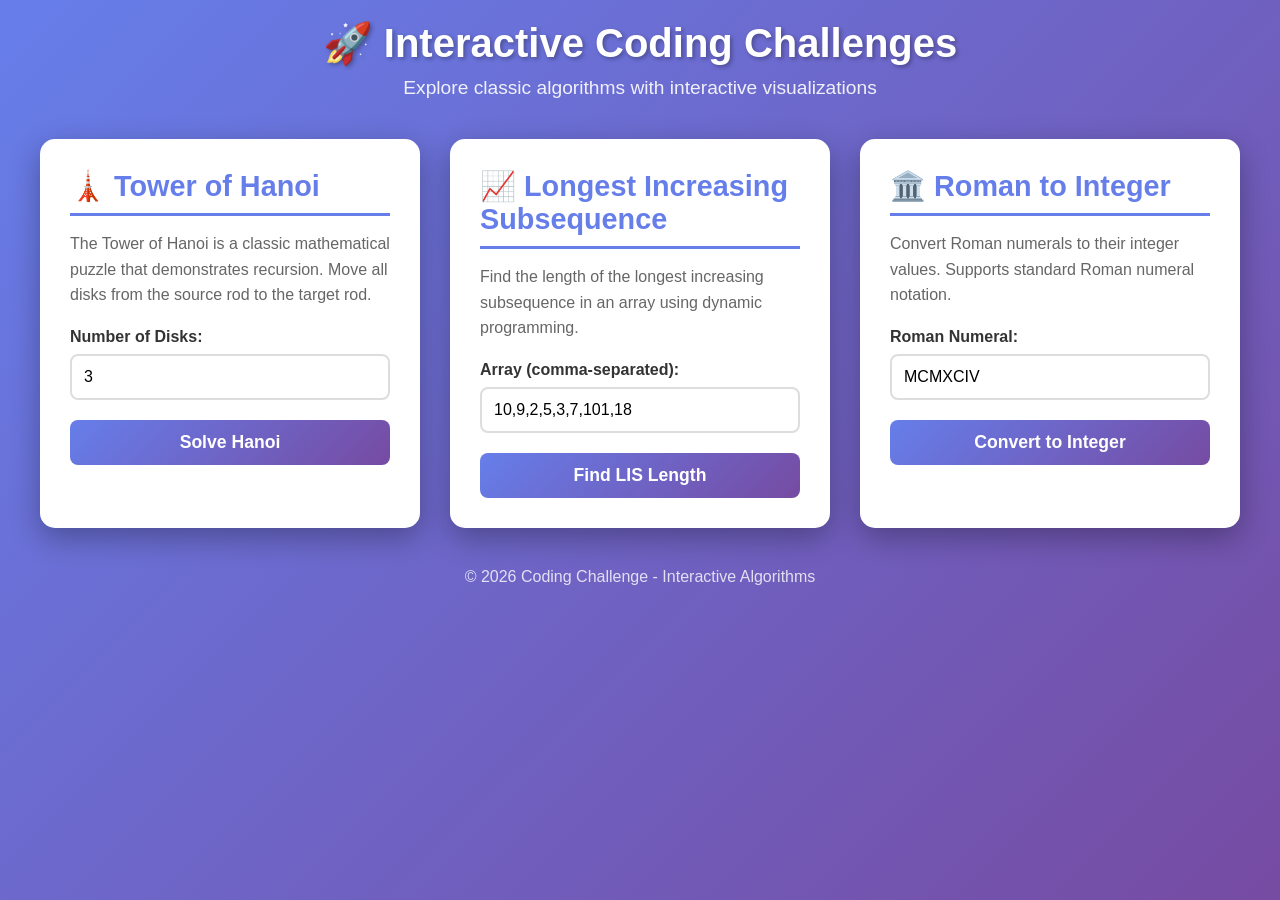
<file: index.html>
<!DOCTYPE html>
<html lang="en">
<head>
    <meta charset="UTF-8">
    <meta name="viewport" content="width=device-width, initial-scale=1.0">
    <title>Coding Challenge - Interactive Algorithms</title>
    <style>
        * {
            margin: 0;
            padding: 0;
            box-sizing: border-box;
        }

        body {
            font-family: 'Segoe UI', Tahoma, Geneva, Verdana, sans-serif;
            background: linear-gradient(135deg, #667eea 0%, #764ba2 100%);
            min-height: 100vh;
            padding: 20px;
        }

        .container {
            max-width: 1200px;
            margin: 0 auto;
        }

        header {
            text-align: center;
            color: white;
            margin-bottom: 40px;
        }

        header h1 {
            font-size: 2.5em;
            margin-bottom: 10px;
            text-shadow: 2px 2px 4px rgba(0, 0, 0, 0.3);
        }

        header p {
            font-size: 1.2em;
            opacity: 0.9;
        }

        .algorithms {
            display: grid;
            grid-template-columns: repeat(auto-fit, minmax(350px, 1fr));
            gap: 30px;
            margin-bottom: 30px;
        }

        .algorithm-card {
            background: white;
            border-radius: 15px;
            padding: 30px;
            box-shadow: 0 10px 30px rgba(0, 0, 0, 0.3);
            transition: transform 0.3s ease, box-shadow 0.3s ease;
        }

        .algorithm-card:hover {
            transform: translateY(-5px);
            box-shadow: 0 15px 40px rgba(0, 0, 0, 0.4);
        }

        .algorithm-card h2 {
            color: #667eea;
            margin-bottom: 15px;
            font-size: 1.8em;
            border-bottom: 3px solid #667eea;
            padding-bottom: 10px;
        }

        .algorithm-card p {
            color: #666;
            margin-bottom: 20px;
            line-height: 1.6;
        }

        .input-group {
            margin-bottom: 20px;
        }

        .input-group label {
            display: block;
            margin-bottom: 8px;
            color: #333;
            font-weight: 600;
        }

        .input-group input {
            width: 100%;
            padding: 12px;
            border: 2px solid #ddd;
            border-radius: 8px;
            font-size: 1em;
            transition: border-color 0.3s ease;
        }

        .input-group input:focus {
            outline: none;
            border-color: #667eea;
        }

        button {
            width: 100%;
            padding: 12px 24px;
            background: linear-gradient(135deg, #667eea 0%, #764ba2 100%);
            color: white;
            border: none;
            border-radius: 8px;
            font-size: 1.1em;
            font-weight: 600;
            cursor: pointer;
            transition: transform 0.2s ease, box-shadow 0.2s ease;
        }

        button:hover {
            transform: scale(1.02);
            box-shadow: 0 5px 15px rgba(102, 126, 234, 0.4);
        }

        button:active {
            transform: scale(0.98);
        }

        .result {
            margin-top: 20px;
            padding: 15px;
            background: #f8f9fa;
            border-radius: 8px;
            border-left: 4px solid #667eea;
            display: none;
        }

        .result.show {
            display: block;
            animation: slideIn 0.3s ease;
        }

        @keyframes slideIn {
            from {
                opacity: 0;
                transform: translateY(-10px);
            }
            to {
                opacity: 1;
                transform: translateY(0);
            }
        }

        .result h3 {
            color: #667eea;
            margin-bottom: 10px;
            font-size: 1.2em;
        }

        .result pre {
            background: white;
            padding: 15px;
            border-radius: 5px;
            overflow-x: auto;
            color: #333;
            line-height: 1.6;
            white-space: pre-wrap;
            word-wrap: break-word;
        }

        .result .value {
            font-size: 1.5em;
            font-weight: bold;
            color: #667eea;
        }

        footer {
            text-align: center;
            color: white;
            margin-top: 40px;
            opacity: 0.8;
        }

        .error {
            color: #e74c3c;
            margin-top: 10px;
            font-weight: 600;
        }
    </style>
</head>
<body>
    <div class="container">
        <header>
            <h1>🚀 Interactive Coding Challenges</h1>
            <p>Explore classic algorithms with interactive visualizations</p>
        </header>

        <div class="algorithms">
            <!-- Tower of Hanoi -->
            <div class="algorithm-card">
                <h2>🗼 Tower of Hanoi</h2>
                <p>The Tower of Hanoi is a classic mathematical puzzle that demonstrates recursion. Move all disks from the source rod to the target rod.</p>

                <div class="input-group">
                    <label for="hanoi-disks">Number of Disks:</label>
                    <input type="number" id="hanoi-disks" min="1" max="10" value="3" placeholder="Enter number of disks (1-10)">
                </div>

                <button onclick="solveHanoi()">Solve Hanoi</button>

                <div id="hanoi-result" class="result">
                    <h3>Solution Steps:</h3>
                    <pre id="hanoi-output"></pre>
                </div>
            </div>

            <!-- Longest Increasing Subsequence -->
            <div class="algorithm-card">
                <h2>📈 Longest Increasing Subsequence</h2>
                <p>Find the length of the longest increasing subsequence in an array using dynamic programming.</p>

                <div class="input-group">
                    <label for="lis-array">Array (comma-separated):</label>
                    <input type="text" id="lis-array" placeholder="e.g., 10,9,2,5,3,7,101,18" value="10,9,2,5,3,7,101,18">
                </div>

                <button onclick="solveLIS()">Find LIS Length</button>

                <div id="lis-result" class="result">
                    <h3>Result:</h3>
                    <p>Length of LIS: <span id="lis-output" class="value"></span></p>
                    <p id="lis-array-display"></p>
                </div>
            </div>

            <!-- Roman to Integer -->
            <div class="algorithm-card">
                <h2>🏛️ Roman to Integer</h2>
                <p>Convert Roman numerals to their integer values. Supports standard Roman numeral notation.</p>

                <div class="input-group">
                    <label for="roman-input">Roman Numeral:</label>
                    <input type="text" id="roman-input" placeholder="e.g., MCMXCIV" value="MCMXCIV" style="text-transform: uppercase;">
                </div>

                <button onclick="solveRoman()">Convert to Integer</button>

                <div id="roman-result" class="result">
                    <h3>Result:</h3>
                    <p><span id="roman-input-display"></span> = <span id="roman-output" class="value"></span></p>
                </div>
            </div>
        </div>

        <footer>
            <p>&copy; 2026 Coding Challenge - Interactive Algorithms</p>
        </footer>
    </div>

    <script>
        // Tower of Hanoi Algorithm
        function hanoi(n, source, target, auxiliary, moves) {
            if (n === 1) {
                moves.push(`Move disk 1 from ${source} to ${target}`);
                return;
            }

            // Move n-1 disks from source to auxiliary using target as helper
            hanoi(n - 1, source, auxiliary, target, moves);

            // Move the nth disk from source to target
            moves.push(`Move disk ${n} from ${source} to ${target}`);

            // Move n-1 disks from auxiliary to target using source as helper
            hanoi(n - 1, auxiliary, target, source, moves);
        }

        function solveHanoi() {
            const disks = parseInt(document.getElementById('hanoi-disks').value);
            const resultDiv = document.getElementById('hanoi-result');
            const outputPre = document.getElementById('hanoi-output');

            if (isNaN(disks) || disks < 1 || disks > 10) {
                outputPre.innerHTML = '<span class="error">Please enter a valid number between 1 and 10</span>';
                resultDiv.classList.add('show');
                return;
            }

            const moves = [];
            hanoi(disks, 'A', 'C', 'B', moves);

            outputPre.textContent = moves.join('\n');
            resultDiv.classList.add('show');
        }

        // Longest Increasing Subsequence Algorithm
        function LIS(arr) {
            const n = arr.length;
            const dp = new Array(n).fill(1);

            for (let i = 0; i < n; i++) {
                for (let j = 0; j < i; j++) {
                    if (arr[j] < arr[i]) {
                        dp[i] = Math.max(dp[i], dp[j] + 1);
                    }
                }
            }

            return Math.max(...dp);
        }

        function solveLIS() {
            const input = document.getElementById('lis-array').value;
            const resultDiv = document.getElementById('lis-result');
            const outputSpan = document.getElementById('lis-output');
            const arrayDisplay = document.getElementById('lis-array-display');

            try {
                const arr = input.split(',').map(num => parseInt(num.trim()));

                if (arr.some(isNaN) || arr.length === 0) {
                    throw new Error('Invalid input');
                }

                const result = LIS(arr);

                outputSpan.textContent = result;
                arrayDisplay.innerHTML = `<strong>Input Array:</strong> [${arr.join(', ')}]`;
                resultDiv.classList.add('show');
            } catch (error) {
                outputSpan.innerHTML = '<span class="error">Please enter valid comma-separated numbers</span>';
                arrayDisplay.textContent = '';
                resultDiv.classList.add('show');
            }
        }

        // Roman to Integer Algorithm
        function romanToInt(s) {
            const romanMap = {
                'I': 1, 'V': 5, 'X': 10, 'L': 50,
                'C': 100, 'D': 500, 'M': 1000
            };

            let total = 0;
            let prevValue = 0;

            for (let i = s.length - 1; i >= 0; i--) {
                const value = romanMap[s[i]];
                if (value < prevValue) {
                    total -= value;
                } else {
                    total += value;
                }
                prevValue = value;
            }

            return total;
        }

        function solveRoman() {
            const input = document.getElementById('roman-input').value.toUpperCase().trim();
            const resultDiv = document.getElementById('roman-result');
            const outputSpan = document.getElementById('roman-output');
            const inputDisplay = document.getElementById('roman-input-display');

            const validRomanChars = /^[IVXLCDM]+$/;

            if (!input || !validRomanChars.test(input)) {
                outputSpan.innerHTML = '<span class="error">Please enter a valid Roman numeral</span>';
                inputDisplay.textContent = '';
                resultDiv.classList.add('show');
                return;
            }

            const result = romanToInt(input);

            outputSpan.textContent = result;
            inputDisplay.textContent = input;
            resultDiv.classList.add('show');
        }

        // Allow Enter key to trigger calculations
        document.getElementById('hanoi-disks').addEventListener('keypress', function(e) {
            if (e.key === 'Enter') solveHanoi();
        });

        document.getElementById('lis-array').addEventListener('keypress', function(e) {
            if (e.key === 'Enter') solveLIS();
        });

        document.getElementById('roman-input').addEventListener('keypress', function(e) {
            if (e.key === 'Enter') solveRoman();
        });
    </script>
</body>
</html>
</file>
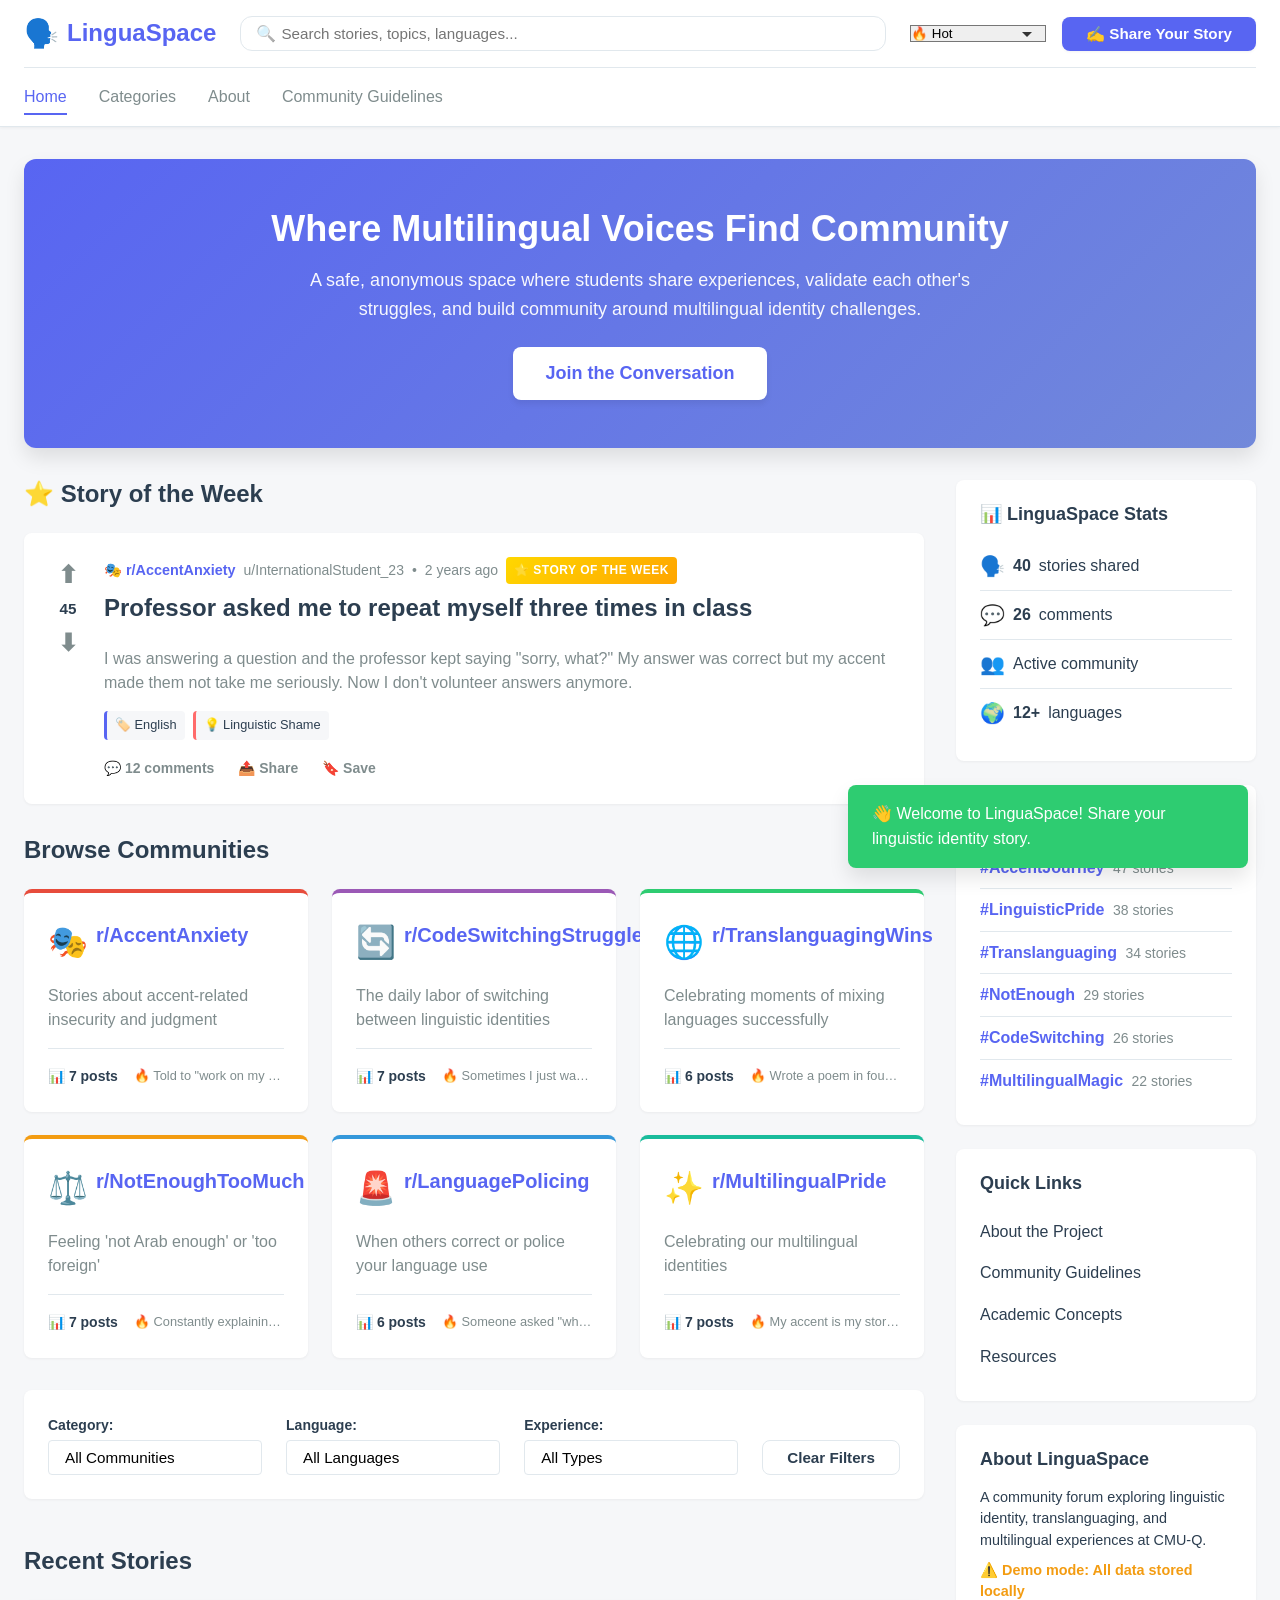
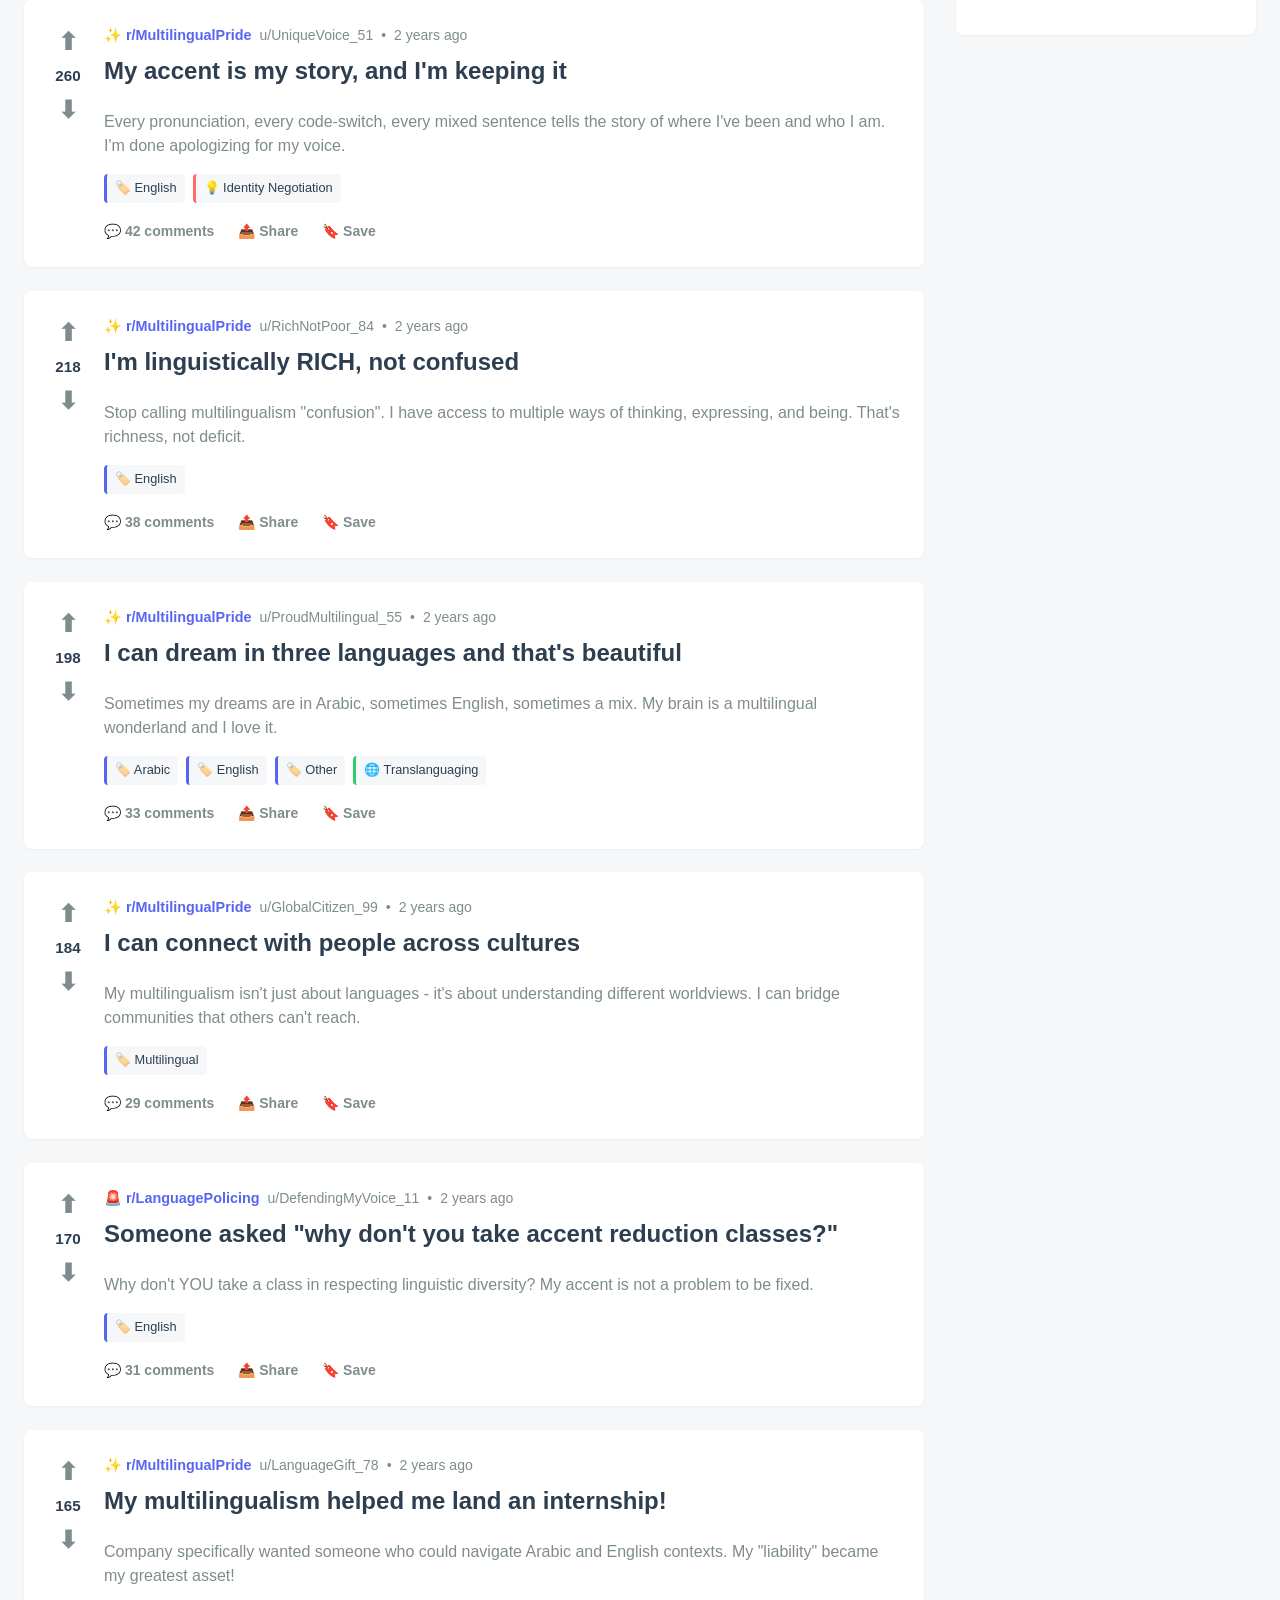
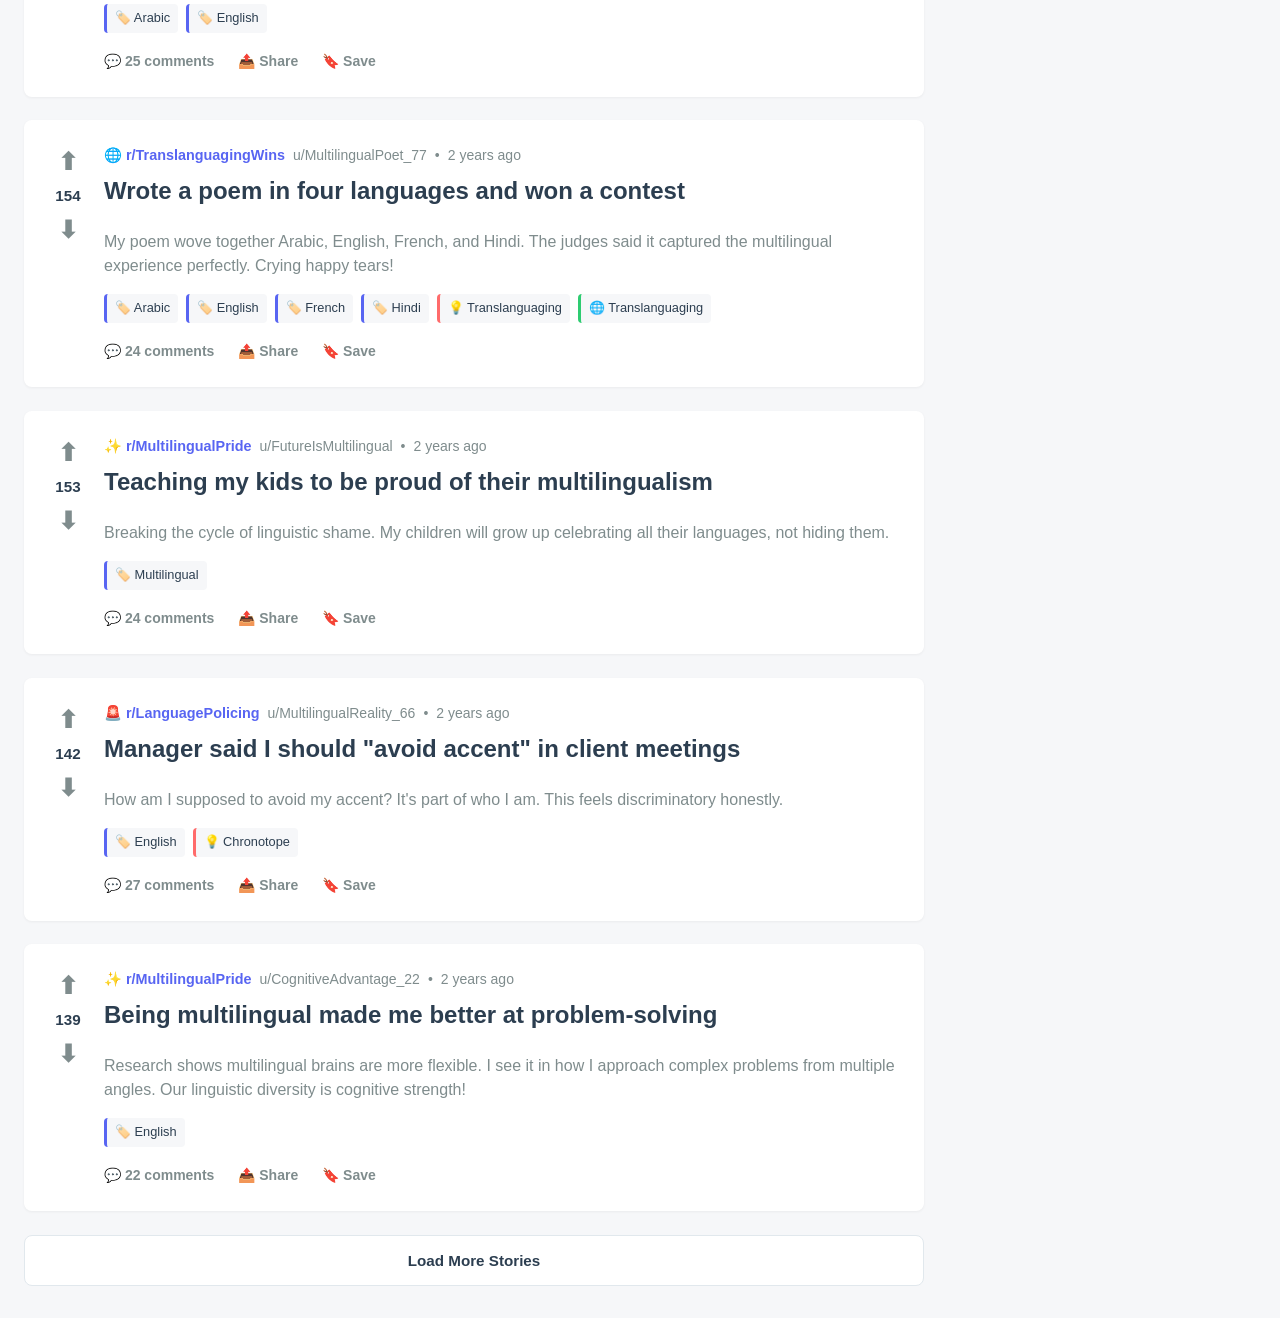
<file: linguaspace/index.html>
<!DOCTYPE html>
<html lang="en">
<head>
    <meta charset="UTF-8">
    <meta name="viewport" content="width=device-width, initial-scale=1.0">
    <meta name="description" content="LinguaSpace - A community forum for multilingual students exploring linguistic identity">
    <title>LinguaSpace - Where Multilingual Voices Find Community</title>

    <!-- CSS -->
    <link rel="stylesheet" href="css/main.css">
    <link rel="stylesheet" href="css/components.css">
    <link rel="stylesheet" href="css/layout.css">
    <link rel="stylesheet" href="css/animations.css">
</head>
<body>
    <!-- Header -->
    <header class="header" role="banner">
        <div class="container">
            <div class="header-content">
                <div class="logo">
                    <h1><span class="logo-icon">🗣️</span> LinguaSpace</h1>
                </div>

                <div class="header-search">
                    <input
                        type="search"
                        id="searchInput"
                        placeholder="Search stories, topics, languages..."
                        aria-label="Search forum">
                    <span class="search-icon">🔍</span>
                </div>

                <div class="header-actions">
                    <select id="sortSelect" aria-label="Sort posts">
                        <option value="hot">🔥 Hot</option>
                        <option value="new">🆕 New</option>
                        <option value="top-week">📈 Top Week</option>
                        <option value="top-month">📈 Top Month</option>
                        <option value="top-all">📈 Top All Time</option>
                    </select>

                    <button id="shareStoryBtn" class="btn-primary pulse" aria-label="Share your story">
                        ✍️ Share Your Story
                    </button>
                </div>
            </div>

            <nav class="nav" role="navigation">
                <ul>
                    <li><a href="#" class="nav-link active" data-page="home">Home</a></li>
                    <li><a href="#" class="nav-link" data-page="categories">Categories</a></li>
                    <li><a href="#" class="nav-link" data-page="about">About</a></li>
                    <li><a href="#" class="nav-link" data-page="guidelines">Community Guidelines</a></li>
                </ul>
            </nav>
        </div>
    </header>

    <!-- Main Content -->
    <main class="main-content" role="main">
        <div class="container">
            <!-- Hero Section -->
            <section class="hero" id="heroSection">
                <h2>Where Multilingual Voices Find Community</h2>
                <p>A safe, anonymous space where students share experiences, validate each other's struggles, and build community around multilingual identity challenges.</p>
                <button class="btn-hero" onclick="document.getElementById('shareStoryBtn').click()">
                    Join the Conversation
                </button>
            </section>

            <div class="content-grid">
                <!-- Main Content Area -->
                <div class="content-main">
                    <!-- Story of the Week -->
                    <section class="featured-section" id="featuredPost">
                        <h3>⭐ Story of the Week</h3>
                        <div id="featuredPostContainer"></div>
                    </section>

                    <!-- Categories Section -->
                    <section class="categories-section" id="categoriesSection">
                        <h3>Browse Communities</h3>
                        <div class="categories-grid" id="categoriesGrid"></div>
                    </section>

                    <!-- Filter Bar -->
                    <section class="filter-bar" id="filterBar">
                        <div class="filter-group">
                            <label>Category:</label>
                            <select id="categoryFilter" aria-label="Filter by category">
                                <option value="all">All Communities</option>
                                <option value="AccentAnxiety">r/AccentAnxiety</option>
                                <option value="CodeSwitchingStruggles">r/CodeSwitchingStruggles</option>
                                <option value="TranslanguagingWins">r/TranslanguagingWins</option>
                                <option value="NotEnoughTooMuch">r/NotEnoughTooMuch</option>
                                <option value="LanguagePolicing">r/LanguagePolicing</option>
                                <option value="MultilingualPride">r/MultilingualPride</option>
                            </select>
                        </div>

                        <div class="filter-group">
                            <label>Language:</label>
                            <select id="languageFilter" aria-label="Filter by language">
                                <option value="all">All Languages</option>
                                <option value="Arabic">Arabic</option>
                                <option value="English">English</option>
                                <option value="Multilingual">Multilingual</option>
                                <option value="Other">Other</option>
                            </select>
                        </div>

                        <div class="filter-group">
                            <label>Experience:</label>
                            <select id="experienceFilter" aria-label="Filter by experience type">
                                <option value="all">All Types</option>
                                <option value="Linguistic Shame">Shame</option>
                                <option value="Pride">Pride</option>
                                <option value="Negotiation">Negotiation</option>
                                <option value="Code-Switching">Code-Switching</option>
                            </select>
                        </div>

                        <button id="clearFilters" class="btn-secondary">Clear Filters</button>
                    </section>

                    <!-- Active Filters -->
                    <div id="activeFilters" class="active-filters"></div>

                    <!-- Posts Feed -->
                    <section class="posts-section">
                        <h3>Recent Stories</h3>
                        <div id="postsFeed" class="posts-feed"></div>
                        <button id="loadMoreBtn" class="btn-secondary load-more">Load More Stories</button>
                    </section>
                </div>

                <!-- Sidebar -->
                <aside class="sidebar" role="complementary">
                    <!-- Community Stats -->
                    <div class="widget stats-widget">
                        <h4>📊 LinguaSpace Stats</h4>
                        <ul class="stats-list">
                            <li><span class="stat-icon">🗣️</span> <strong id="totalPosts">0</strong> stories shared</li>
                            <li><span class="stat-icon">💬</span> <strong id="totalComments">0</strong> comments</li>
                            <li><span class="stat-icon">👥</span> Active community</li>
                            <li><span class="stat-icon">🌍</span> <strong>12+</strong> languages</li>
                        </ul>
                    </div>

                    <!-- Trending Topics -->
                    <div class="widget trending-widget">
                        <h4>🔥 Trending Topics</h4>
                        <ul id="trendingTopics" class="trending-list"></ul>
                    </div>

                    <!-- Quick Links -->
                    <div class="widget links-widget">
                        <h4>Quick Links</h4>
                        <ul class="links-list">
                            <li><a href="#" data-page="about">About the Project</a></li>
                            <li><a href="#" data-page="guidelines">Community Guidelines</a></li>
                            <li><a href="#" onclick="showAcademicConcepts()">Academic Concepts</a></li>
                            <li><a href="#" onclick="showResources()">Resources</a></li>
                        </ul>
                    </div>

                    <!-- About Widget -->
                    <div class="widget about-widget">
                        <h4>About LinguaSpace</h4>
                        <p>A community forum exploring linguistic identity, translanguaging, and multilingual experiences at CMU-Q.</p>
                        <p class="disclaimer">⚠️ Demo mode: All data stored locally</p>
                    </div>
                </aside>
            </div>
        </div>
    </main>

    <!-- Post Detail Modal -->
    <div id="postModal" class="modal" role="dialog" aria-modal="true" aria-labelledby="postModalTitle">
        <div class="modal-content modal-large">
            <button class="modal-close" aria-label="Close modal">&times;</button>
            <div id="postDetailContainer"></div>

            <div class="comments-section">
                <h3>💬 Comments</h3>
                <div class="comment-sort">
                    <label>Sort by:</label>
                    <select id="commentSort">
                        <option value="best">Best</option>
                        <option value="new">New</option>
                        <option value="controversial">Controversial</option>
                    </select>
                </div>
                <div id="commentsContainer"></div>
            </div>
        </div>
    </div>

    <!-- Share Story Modal -->
    <div id="shareModal" class="modal" role="dialog" aria-modal="true" aria-labelledby="shareModalTitle">
        <div class="modal-content">
            <button class="modal-close" aria-label="Close modal">&times;</button>
            <h2 id="shareModalTitle">✍️ Share Your Story</h2>

            <form id="shareStoryForm">
                <div class="form-group">
                    <label for="storyCategory">Community *</label>
                    <select id="storyCategory" required>
                        <option value="">Select a community...</option>
                        <option value="AccentAnxiety">r/AccentAnxiety</option>
                        <option value="CodeSwitchingStruggles">r/CodeSwitchingStruggles</option>
                        <option value="TranslanguagingWins">r/TranslanguagingWins</option>
                        <option value="NotEnoughTooMuch">r/NotEnoughTooMuch</option>
                        <option value="LanguagePolicing">r/LanguagePolicing</option>
                        <option value="MultilingualPride">r/MultilingualPride</option>
                    </select>
                </div>

                <div class="form-group">
                    <label for="storyTitle">Title *</label>
                    <input type="text" id="storyTitle" required maxlength="200"
                           placeholder="Give your story a compelling title...">
                    <span class="char-count"><span id="titleCount">0</span>/200</span>
                </div>

                <div class="form-group">
                    <label for="storyContent">Your Story *</label>
                    <textarea id="storyContent" required rows="6" maxlength="1000"
                              placeholder="Share your experience... Feel free to mix languages naturally (translanguaging welcome!)"></textarea>
                    <span class="char-count"><span id="contentCount">0</span>/1000</span>
                </div>

                <div class="form-group">
                    <label>Languages Used</label>
                    <div class="checkbox-group">
                        <label><input type="checkbox" name="language" value="Arabic"> Arabic</label>
                        <label><input type="checkbox" name="language" value="English"> English</label>
                        <label><input type="checkbox" name="language" value="Urdu"> Urdu</label>
                        <label><input type="checkbox" name="language" value="Hindi"> Hindi</label>
                        <label><input type="checkbox" name="language" value="French"> French</label>
                        <label><input type="checkbox" name="language" value="Other"> Other</label>
                    </div>
                </div>

                <div class="form-group">
                    <label for="experienceType">Experience Type</label>
                    <select id="experienceType">
                        <option value="Linguistic Shame">Linguistic Shame</option>
                        <option value="Pride">Pride</option>
                        <option value="Negotiation">Identity Negotiation</option>
                        <option value="Code-Switching">Code-Switching</option>
                    </select>
                </div>

                <div class="form-group">
                    <label for="anonymousUsername">Anonymous Username</label>
                    <div class="username-generator">
                        <input type="text" id="anonymousUsername" readonly>
                        <button type="button" id="regenerateUsername" class="btn-secondary">🔄 Regenerate</button>
                    </div>
                </div>

                <p class="form-disclaimer">
                    ⚠️ This is a demo application. Stories are stored locally in your browser and will not be shared publicly.
                </p>

                <div class="form-actions">
                    <button type="button" class="btn-secondary" onclick="closeShareModal()">Cancel</button>
                    <button type="submit" class="btn-primary">🚀 Share Story</button>
                </div>
            </form>
        </div>
    </div>

    <!-- About Page -->
    <div id="aboutPage" class="page-content" style="display: none;">
        <div class="about-content">
            <h2>About LinguaSpace</h2>

            <section class="about-section">
                <h3>Project Purpose</h3>
                <p>LinguaSpace is an academic project exploring linguistic identity, shame, and translanguaging among multilingual students in the Arabian Gulf region, specifically at Carnegie Mellon University Qatar (CMU-Q).</p>
                <p>This platform provides a safe, anonymous space where students can share their experiences with linguistic identity navigation, accent anxiety, code-switching challenges, and the complex negotiations of multilingual life.</p>
            </section>

            <section class="about-section">
                <h3>Academic Concepts</h3>

                <div class="concept-card">
                    <h4>💡 Linguistic Shame (Sara Hillman)</h4>
                    <p>The feeling of inadequacy or embarrassment about one's language use, accent, or perceived language deficiency. Often experienced by multilingual individuals when navigating between linguistic communities.</p>
                </div>

                <div class="concept-card">
                    <h4>🌐 Translanguaging</h4>
                    <p>The natural practice of multilingual speakers seamlessly moving between languages in communication. Rather than keeping languages separate, translanguaging recognizes the fluid, dynamic nature of multilingual expression.</p>
                </div>

                <div class="concept-card">
                    <h4>⏱️ Chronotope (Blommaert)</h4>
                    <p>The concept that language use is inseparable from specific times and places. Different contexts (classroom vs. home, formal vs. informal) shape which languages and varieties are considered appropriate or valued.</p>
                </div>

                <div class="concept-card">
                    <h4>🎭 Identity Negotiation</h4>
                    <p>The ongoing process of navigating multiple linguistic identities, especially the feeling of being "not enough" or "too much" in different cultural and linguistic contexts.</p>
                </div>
            </section>

            <section class="about-section">
                <h3>How to Participate</h3>
                <ol>
                    <li><strong>Browse Stories:</strong> Explore the six community categories to find experiences that resonate with you</li>
                    <li><strong>Engage:</strong> Upvote stories that speak to you, comment with support and validation</li>
                    <li><strong>Share:</strong> Click "Share Your Story" to contribute your own experiences (all anonymous)</li>
                    <li><strong>Connect:</strong> Find solidarity in shared struggles and celebrate multilingual pride together</li>
                </ol>
            </section>

            <section class="about-section">
                <h3>Research Context</h3>
                <p>This project builds on research in sociolinguistics, multilingualism, and linguistic anthropology, particularly work by:</p>
                <ul>
                    <li>Sara Hillman on linguistic shame and insecurity</li>
                    <li>Jan Blommaert on sociolinguistic scales and chronotopes</li>
                    <li>Ofelia García on translanguaging pedagogy</li>
                    <li>Studies on Gulf multilingualism and expatriate identity</li>
                </ul>
            </section>
        </div>
    </div>

    <!-- Community Guidelines Page -->
    <div id="guidelinesPage" class="page-content" style="display: none;">
        <div class="guidelines-content">
            <h2>Community Guidelines</h2>

            <section class="guideline-section">
                <h3>🤝 Our Values</h3>
                <ul>
                    <li><strong>Validation over Judgment:</strong> We support each other's experiences</li>
                    <li><strong>Anonymity & Safety:</strong> Share without fear of identification</li>
                    <li><strong>Linguistic Diversity:</strong> All languages, accents, and varieties are welcome</li>
                    <li><strong>Empathy First:</strong> Assume good faith and respond with kindness</li>
                </ul>
            </section>

            <section class="guideline-section">
                <h3>✅ Encouraged</h3>
                <ul>
                    <li>Sharing personal linguistic experiences and struggles</li>
                    <li>Offering support and validation to others</li>
                    <li>Mixing languages naturally (translanguaging)</li>
                    <li>Asking questions and seeking understanding</li>
                    <li>Celebrating multilingual identity and pride</li>
                    <li>Connecting academic concepts to lived experiences</li>
                </ul>
            </section>

            <section class="guideline-section">
                <h3>❌ Not Allowed</h3>
                <ul>
                    <li>Correcting or policing others' language use</li>
                    <li>Dismissing or minimizing others' experiences</li>
                    <li>Attempting to identify anonymous users</li>
                    <li>Harassment, discrimination, or hate speech</li>
                    <li>Off-topic content unrelated to linguistic identity</li>
                </ul>
            </section>

            <section class="guideline-section">
                <h3>💬 Engaging Meaningfully</h3>
                <p>When commenting:</p>
                <ul>
                    <li>Start with validation: "I felt this deeply..." or "You're not alone..."</li>
                    <li>Share similar experiences if relevant</li>
                    <li>Offer support without trying to "fix" the person</li>
                    <li>Avoid giving unsolicited advice</li>
                    <li>Use upvotes generously to show solidarity</li>
                </ul>
            </section>

            <section class="guideline-section">
                <h3>🛡️ Safety & Privacy</h3>
                <p>This is a demo application for academic purposes. All data is stored locally in your browser. However:</p>
                <ul>
                    <li>Avoid sharing identifying information</li>
                    <li>Keep stories general enough to maintain anonymity</li>
                    <li>Remember that screenshots can be taken</li>
                    <li>If you need professional support, seek appropriate resources</li>
                </ul>
            </section>
        </div>
    </div>

    <!-- Toast Notification -->
    <div id="toast" class="toast" role="status" aria-live="polite"></div>

    <!-- Loading Spinner -->
    <div id="loadingSpinner" class="loading-spinner" style="display: none;">
        <div class="spinner"></div>
    </div>

    <!-- JavaScript -->
    <script src="js/data.js"></script>
    <script src="js/voting.js"></script>
    <script src="js/comments.js"></script>
    <script src="js/posts.js"></script>
    <script src="js/filters.js"></script>
    <script src="js/main.js"></script>
</body>
</html>
</file>
<file: linguaspace/css/main.css>
/* ===================================
   LinguaSpace - Main Styles
   Color Scheme:
   - Primary: #5865F2 (Deep blue/purple)
   - Accent: #FF6B6B (Warm coral)
   - Background: #F6F7F9 (Light gray)
   - Text: #2C3E50 (Dark gray)
   =================================== */

/* CSS Reset & Base Styles */
* {
    margin: 0;
    padding: 0;
    box-sizing: border-box;
}

:root {
    /* Colors */
    --primary-color: #5865F2;
    --primary-hover: #4752C4;
    --accent-color: #FF6B6B;
    --accent-hover: #FF5252;
    --background: #F6F7F9;
    --surface: #FFFFFF;
    --text-primary: #2C3E50;
    --text-secondary: #7F8C8D;
    --border-color: #E1E8ED;
    --success: #2ECC71;
    --warning: #F39C12;
    --upvote: #FF6B6B;
    --downvote: #5865F2;

    /* Typography */
    --font-primary: -apple-system, BlinkMacSystemFont, 'Segoe UI', 'Roboto', 'Oxygen', 'Ubuntu', 'Cantarell', 'Fira Sans', 'Droid Sans', 'Helvetica Neue', sans-serif;
    --font-arabic: 'Segoe UI', 'Tahoma', 'Arial', sans-serif;

    /* Spacing */
    --spacing-xs: 0.25rem;
    --spacing-sm: 0.5rem;
    --spacing-md: 1rem;
    --spacing-lg: 1.5rem;
    --spacing-xl: 2rem;
    --spacing-2xl: 3rem;

    /* Borders */
    --border-radius-sm: 4px;
    --border-radius-md: 8px;
    --border-radius-lg: 12px;

    /* Shadows */
    --shadow-sm: 0 1px 3px rgba(0, 0, 0, 0.05);
    --shadow-md: 0 4px 6px rgba(0, 0, 0, 0.07);
    --shadow-lg: 0 10px 20px rgba(0, 0, 0, 0.1);
    --shadow-hover: 0 6px 12px rgba(0, 0, 0, 0.12);

    /* Transitions */
    --transition-fast: 150ms ease-in-out;
    --transition-normal: 250ms ease-in-out;
    --transition-slow: 350ms ease-in-out;
}

/* Base Typography */
body {
    font-family: var(--font-primary);
    font-size: 16px;
    line-height: 1.6;
    color: var(--text-primary);
    background-color: var(--background);
    -webkit-font-smoothing: antialiased;
    -moz-osx-font-smoothing: grayscale;
}

/* RTL Support for Arabic */
[lang="ar"], .rtl {
    direction: rtl;
    font-family: var(--font-arabic);
}

/* Typography Scale */
h1, h2, h3, h4, h5, h6 {
    font-weight: 700;
    line-height: 1.2;
    margin-bottom: var(--spacing-md);
}

h1 { font-size: 2.5rem; }
h2 { font-size: 2rem; }
h3 { font-size: 1.5rem; }
h4 { font-size: 1.25rem; }
h5 { font-size: 1.125rem; }
h6 { font-size: 1rem; }

p {
    margin-bottom: var(--spacing-md);
}

a {
    color: var(--primary-color);
    text-decoration: none;
    transition: color var(--transition-fast);
}

a:hover {
    color: var(--primary-hover);
}

/* Container */
.container {
    max-width: 1400px;
    margin: 0 auto;
    padding: 0 var(--spacing-lg);
}

/* Header */
.header {
    background: var(--surface);
    border-bottom: 1px solid var(--border-color);
    box-shadow: var(--shadow-sm);
    position: sticky;
    top: 0;
    z-index: 100;
}

.header-content {
    display: flex;
    align-items: center;
    gap: var(--spacing-lg);
    padding: var(--spacing-md) 0;
}

.logo h1 {
    font-size: 1.5rem;
    margin: 0;
    color: var(--primary-color);
    display: flex;
    align-items: center;
    gap: var(--spacing-sm);
}

.logo-icon {
    font-size: 1.75rem;
}

.header-search {
    flex: 1;
    position: relative;
}

.header-search input {
    width: 100%;
    padding: var(--spacing-sm) var(--spacing-md);
    padding-left: 2.5rem;
    border: 1px solid var(--border-color);
    border-radius: var(--border-radius-lg);
    font-size: 0.95rem;
    transition: border-color var(--transition-fast), box-shadow var(--transition-fast);
}

.header-search input:focus {
    outline: none;
    border-color: var(--primary-color);
    box-shadow: 0 0 0 3px rgba(88, 101, 242, 0.1);
}

.search-icon {
    position: absolute;
    left: var(--spacing-md);
    top: 50%;
    transform: translateY(-50%);
    opacity: 0.5;
}

.header-actions {
    display: flex;
    align-items: center;
    gap: var(--spacing-md);
}

/* Navigation */
.nav {
    border-top: 1px solid var(--border-color);
}

.nav ul {
    list-style: none;
    display: flex;
    gap: var(--spacing-xl);
    padding: var(--spacing-md) 0;
}

.nav-link {
    font-weight: 500;
    color: var(--text-secondary);
    padding: var(--spacing-sm) 0;
    border-bottom: 2px solid transparent;
    transition: color var(--transition-fast), border-color var(--transition-fast);
}

.nav-link:hover {
    color: var(--primary-color);
}

.nav-link.active {
    color: var(--primary-color);
    border-bottom-color: var(--primary-color);
}

/* Main Content */
.main-content {
    padding: var(--spacing-xl) 0;
    min-height: calc(100vh - 200px);
}

/* Hero Section */
.hero {
    background: linear-gradient(135deg, var(--primary-color) 0%, #7289da 100%);
    color: white;
    padding: var(--spacing-2xl);
    border-radius: var(--border-radius-lg);
    text-align: center;
    margin-bottom: var(--spacing-xl);
    box-shadow: var(--shadow-lg);
}

.hero h2 {
    font-size: 2.25rem;
    margin-bottom: var(--spacing-md);
}

.hero p {
    font-size: 1.125rem;
    max-width: 700px;
    margin: 0 auto var(--spacing-lg);
    opacity: 0.95;
}

/* Featured Section */
.featured-section {
    margin-bottom: var(--spacing-xl);
}

.featured-section h3 {
    font-size: 1.5rem;
    margin-bottom: var(--spacing-lg);
    display: flex;
    align-items: center;
    gap: var(--spacing-sm);
}

/* Categories Section */
.categories-section {
    margin-bottom: var(--spacing-xl);
}

.categories-section h3 {
    font-size: 1.5rem;
    margin-bottom: var(--spacing-lg);
}

/* Filter Bar */
.filter-bar {
    background: var(--surface);
    padding: var(--spacing-lg);
    border-radius: var(--border-radius-md);
    margin-bottom: var(--spacing-lg);
    box-shadow: var(--shadow-sm);
    display: flex;
    flex-wrap: wrap;
    gap: var(--spacing-lg);
    align-items: flex-end;
}

.filter-group {
    flex: 1;
    min-width: 180px;
}

.filter-group label {
    display: block;
    font-weight: 600;
    font-size: 0.875rem;
    margin-bottom: var(--spacing-xs);
    color: var(--text-primary);
}

.filter-group select {
    width: 100%;
    padding: var(--spacing-sm) var(--spacing-md);
    border: 1px solid var(--border-color);
    border-radius: var(--border-radius-sm);
    font-size: 0.95rem;
    background: white;
    cursor: pointer;
    transition: border-color var(--transition-fast);
}

.filter-group select:focus {
    outline: none;
    border-color: var(--primary-color);
}

/* Active Filters */
.active-filters {
    display: flex;
    flex-wrap: wrap;
    gap: var(--spacing-sm);
    margin-bottom: var(--spacing-lg);
}

.filter-tag {
    background: var(--primary-color);
    color: white;
    padding: var(--spacing-xs) var(--spacing-md);
    border-radius: var(--border-radius-lg);
    font-size: 0.875rem;
    display: flex;
    align-items: center;
    gap: var(--spacing-xs);
}

.filter-tag button {
    background: none;
    border: none;
    color: white;
    cursor: pointer;
    font-size: 1.125rem;
    padding: 0;
    line-height: 1;
}

/* Posts Section */
.posts-section h3 {
    font-size: 1.5rem;
    margin-bottom: var(--spacing-lg);
}

.posts-feed {
    display: flex;
    flex-direction: column;
    gap: var(--spacing-lg);
}

/* Sidebar */
.sidebar {
    display: flex;
    flex-direction: column;
    gap: var(--spacing-lg);
}

.widget {
    background: var(--surface);
    padding: var(--spacing-lg);
    border-radius: var(--border-radius-md);
    box-shadow: var(--shadow-sm);
}

.widget h4 {
    font-size: 1.125rem;
    margin-bottom: var(--spacing-md);
    display: flex;
    align-items: center;
    gap: var(--spacing-sm);
}

/* Stats Widget */
.stats-list {
    list-style: none;
}

.stats-list li {
    padding: var(--spacing-sm) 0;
    display: flex;
    align-items: center;
    gap: var(--spacing-sm);
    border-bottom: 1px solid var(--border-color);
}

.stats-list li:last-child {
    border-bottom: none;
}

.stat-icon {
    font-size: 1.25rem;
}

/* Trending Widget */
.trending-list {
    list-style: none;
}

.trending-list li {
    padding: var(--spacing-sm) 0;
    border-bottom: 1px solid var(--border-color);
}

.trending-list li:last-child {
    border-bottom: none;
}

.trending-tag {
    font-weight: 600;
    color: var(--primary-color);
}

.trending-count {
    font-size: 0.875rem;
    color: var(--text-secondary);
    margin-left: var(--spacing-xs);
}

/* Links Widget */
.links-list {
    list-style: none;
}

.links-list li {
    padding: var(--spacing-sm) 0;
}

.links-list a {
    color: var(--text-primary);
    transition: color var(--transition-fast);
}

.links-list a:hover {
    color: var(--primary-color);
}

/* About Widget */
.about-widget p {
    font-size: 0.9rem;
    line-height: 1.5;
    margin-bottom: var(--spacing-sm);
}

.disclaimer {
    font-size: 0.8rem;
    color: var(--warning);
    font-weight: 600;
}

/* Page Content (About & Guidelines) */
.page-content {
    background: var(--surface);
    padding: var(--spacing-2xl);
    border-radius: var(--border-radius-md);
    box-shadow: var(--shadow-sm);
    max-width: 900px;
    margin: 0 auto;
}

.about-content h2,
.guidelines-content h2 {
    color: var(--primary-color);
    margin-bottom: var(--spacing-xl);
}

.about-section,
.guideline-section {
    margin-bottom: var(--spacing-2xl);
}

.about-section h3,
.guideline-section h3 {
    color: var(--text-primary);
    margin-bottom: var(--spacing-md);
}

.concept-card {
    background: var(--background);
    padding: var(--spacing-lg);
    border-radius: var(--border-radius-md);
    margin-bottom: var(--spacing-lg);
    border-left: 4px solid var(--primary-color);
}

.concept-card h4 {
    color: var(--primary-color);
    margin-bottom: var(--spacing-sm);
}

/* Toast Notification */
.toast {
    position: fixed;
    bottom: var(--spacing-xl);
    right: var(--spacing-xl);
    background: var(--text-primary);
    color: white;
    padding: var(--spacing-md) var(--spacing-lg);
    border-radius: var(--border-radius-md);
    box-shadow: var(--shadow-lg);
    opacity: 0;
    transform: translateY(100px);
    transition: opacity var(--transition-normal), transform var(--transition-normal);
    z-index: 1000;
    max-width: 400px;
}

.toast.show {
    opacity: 1;
    transform: translateY(0);
}

.toast.success {
    background: var(--success);
}

.toast.error {
    background: var(--accent-color);
}

/* Loading Spinner */
.loading-spinner {
    position: fixed;
    top: 50%;
    left: 50%;
    transform: translate(-50%, -50%);
    z-index: 9999;
}

.spinner {
    width: 50px;
    height: 50px;
    border: 4px solid var(--border-color);
    border-top-color: var(--primary-color);
    border-radius: 50%;
    animation: spin 1s linear infinite;
}

@keyframes spin {
    to { transform: rotate(360deg); }
}

/* Utility Classes */
.hidden {
    display: none !important;
}

.text-center {
    text-align: center;
}

.text-muted {
    color: var(--text-secondary);
}

.mt-1 { margin-top: var(--spacing-sm); }
.mt-2 { margin-top: var(--spacing-md); }
.mt-3 { margin-top: var(--spacing-lg); }

.mb-1 { margin-bottom: var(--spacing-sm); }
.mb-2 { margin-bottom: var(--spacing-md); }
.mb-3 { margin-bottom: var(--spacing-lg); }

/* Scrollbar Styling */
::-webkit-scrollbar {
    width: 10px;
}

::-webkit-scrollbar-track {
    background: var(--background);
}

::-webkit-scrollbar-thumb {
    background: var(--border-color);
    border-radius: var(--border-radius-sm);
}

::-webkit-scrollbar-thumb:hover {
    background: var(--text-secondary);
}

/* Accessibility */
.skip-link {
    position: absolute;
    top: -40px;
    left: 0;
    background: var(--primary-color);
    color: white;
    padding: var(--spacing-sm) var(--spacing-md);
    text-decoration: none;
    z-index: 100;
}

.skip-link:focus {
    top: 0;
}

/* Focus Styles */
*:focus-visible {
    outline: 2px solid var(--primary-color);
    outline-offset: 2px;
}

button:focus-visible,
a:focus-visible,
input:focus-visible,
select:focus-visible,
textarea:focus-visible {
    outline: 2px solid var(--primary-color);
    outline-offset: 2px;
}
</file>
<file: linguaspace/css/components.css>
/* ===================================
   LinguaSpace - Component Styles
   Buttons, Cards, Forms, Modals
   =================================== */

/* ========== BUTTONS ========== */

/* Base Button */
button {
    font-family: inherit;
    cursor: pointer;
    border: none;
    transition: all var(--transition-fast);
    font-weight: 600;
}

.btn-primary,
.btn-secondary,
.btn-hero {
    padding: var(--spacing-sm) var(--spacing-lg);
    border-radius: var(--border-radius-md);
    font-size: 0.95rem;
    display: inline-flex;
    align-items: center;
    gap: var(--spacing-xs);
}

/* Primary Button */
.btn-primary {
    background: var(--primary-color);
    color: white;
    box-shadow: var(--shadow-sm);
}

.btn-primary:hover {
    background: var(--primary-hover);
    box-shadow: var(--shadow-md);
    transform: translateY(-1px);
}

.btn-primary:active {
    transform: translateY(0);
}

/* Secondary Button */
.btn-secondary {
    background: var(--surface);
    color: var(--text-primary);
    border: 1px solid var(--border-color);
}

.btn-secondary:hover {
    border-color: var(--primary-color);
    color: var(--primary-color);
}

/* Hero Button */
.btn-hero {
    background: white;
    color: var(--primary-color);
    font-size: 1.125rem;
    padding: var(--spacing-md) var(--spacing-xl);
    box-shadow: var(--shadow-md);
}

.btn-hero:hover {
    box-shadow: var(--shadow-lg);
    transform: translateY(-2px);
}

/* Load More Button */
.load-more {
    width: 100%;
    padding: var(--spacing-md);
    margin-top: var(--spacing-lg);
}

/* ========== POST CARDS ========== */

.post-card {
    background: var(--surface);
    border-radius: var(--border-radius-md);
    padding: var(--spacing-lg);
    box-shadow: var(--shadow-sm);
    transition: box-shadow var(--transition-normal), transform var(--transition-normal);
    display: flex;
    gap: var(--spacing-md);
    cursor: pointer;
}

.post-card:hover {
    box-shadow: var(--shadow-hover);
    transform: translateY(-2px);
}

/* Vote Section */
.vote-section {
    display: flex;
    flex-direction: column;
    align-items: center;
    gap: var(--spacing-xs);
    min-width: 40px;
}

.vote-btn {
    background: none;
    border: none;
    font-size: 1.5rem;
    cursor: pointer;
    padding: var(--spacing-xs);
    transition: transform var(--transition-fast);
    color: var(--text-secondary);
}

.vote-btn:hover {
    transform: scale(1.2);
}

.vote-btn.upvote:hover,
.vote-btn.upvote.voted {
    color: var(--upvote);
}

.vote-btn.downvote:hover,
.vote-btn.downvote.voted {
    color: var(--downvote);
}

.vote-count {
    font-weight: 700;
    font-size: 0.95rem;
    color: var(--text-primary);
}

/* Post Content */
.post-content {
    flex: 1;
}

.post-header {
    display: flex;
    align-items: center;
    gap: var(--spacing-sm);
    margin-bottom: var(--spacing-sm);
    flex-wrap: wrap;
}

.post-category {
    font-weight: 700;
    color: var(--primary-color);
    font-size: 0.9rem;
}

.post-meta {
    display: flex;
    align-items: center;
    gap: var(--spacing-sm);
    font-size: 0.875rem;
    color: var(--text-secondary);
}

.post-username {
    font-weight: 500;
}

.post-time::before {
    content: "•";
    margin-right: var(--spacing-sm);
}

.post-title {
    font-size: 1.25rem;
    font-weight: 700;
    margin-bottom: var(--spacing-sm);
    color: var(--text-primary);
    line-height: 1.3;
}

.post-preview {
    color: var(--text-secondary);
    line-height: 1.5;
    margin-bottom: var(--spacing-md);
    display: -webkit-box;
    -webkit-line-clamp: 2;
    -webkit-box-orient: vertical;
    overflow: hidden;
}

.post-tags {
    display: flex;
    flex-wrap: wrap;
    gap: var(--spacing-sm);
    margin-bottom: var(--spacing-md);
}

.tag {
    background: var(--background);
    padding: var(--spacing-xs) var(--spacing-sm);
    border-radius: var(--border-radius-sm);
    font-size: 0.8rem;
    font-weight: 500;
}

.tag.language-tag {
    border-left: 3px solid var(--primary-color);
}

.tag.concept-tag {
    border-left: 3px solid var(--accent-color);
}

.tag.experience-tag {
    border-left: 3px solid var(--success);
}

/* Post Actions */
.post-actions {
    display: flex;
    gap: var(--spacing-lg);
}

.post-action {
    display: flex;
    align-items: center;
    gap: var(--spacing-xs);
    font-size: 0.875rem;
    color: var(--text-secondary);
    background: none;
    border: none;
    padding: var(--spacing-xs) 0;
    cursor: pointer;
    transition: color var(--transition-fast);
}

.post-action:hover {
    color: var(--primary-color);
}

/* Featured Post Badge */
.featured-badge {
    background: linear-gradient(135deg, #FFD700, #FFA500);
    color: white;
    padding: var(--spacing-xs) var(--spacing-sm);
    border-radius: var(--border-radius-sm);
    font-size: 0.75rem;
    font-weight: 700;
    text-transform: uppercase;
    letter-spacing: 0.5px;
}

/* ========== CATEGORY CARDS ========== */

.categories-grid {
    display: grid;
    grid-template-columns: repeat(auto-fit, minmax(280px, 1fr));
    gap: var(--spacing-lg);
}

.category-card {
    background: var(--surface);
    padding: var(--spacing-lg);
    border-radius: var(--border-radius-md);
    box-shadow: var(--shadow-sm);
    transition: box-shadow var(--transition-normal), transform var(--transition-normal);
    cursor: pointer;
    border-top: 4px solid var(--primary-color);
}

.category-card:hover {
    box-shadow: var(--shadow-hover);
    transform: translateY(-4px);
}

.category-header {
    display: flex;
    align-items: center;
    gap: var(--spacing-sm);
    margin-bottom: var(--spacing-md);
}

.category-icon {
    font-size: 2rem;
}

.category-name {
    font-size: 1.25rem;
    font-weight: 700;
    color: var(--primary-color);
}

.category-description {
    color: var(--text-secondary);
    margin-bottom: var(--spacing-md);
    line-height: 1.5;
}

.category-stats {
    display: flex;
    justify-content: space-between;
    align-items: center;
    padding-top: var(--spacing-md);
    border-top: 1px solid var(--border-color);
    font-size: 0.875rem;
}

.category-post-count {
    font-weight: 600;
    color: var(--text-primary);
}

.category-hot {
    color: var(--text-secondary);
    font-size: 0.8rem;
    overflow: hidden;
    text-overflow: ellipsis;
    white-space: nowrap;
    max-width: 150px;
}

/* Category Color Variants */
.category-card[data-category="AccentAnxiety"] {
    border-top-color: #E74C3C;
}

.category-card[data-category="CodeSwitchingStruggles"] {
    border-top-color: #9B59B6;
}

.category-card[data-category="TranslanguagingWins"] {
    border-top-color: #2ECC71;
}

.category-card[data-category="NotEnoughTooMuch"] {
    border-top-color: #F39C12;
}

.category-card[data-category="LanguagePolicing"] {
    border-top-color: #3498DB;
}

.category-card[data-category="MultilingualPride"] {
    border-top-color: #1ABC9C;
}

/* ========== COMMENTS ========== */

.comments-section {
    margin-top: var(--spacing-2xl);
    padding-top: var(--spacing-2xl);
    border-top: 2px solid var(--border-color);
}

.comment-sort {
    margin-bottom: var(--spacing-lg);
    display: flex;
    align-items: center;
    gap: var(--spacing-sm);
}

.comment {
    background: var(--background);
    padding: var(--spacing-md);
    border-radius: var(--border-radius-md);
    margin-bottom: var(--spacing-md);
    border-left: 2px solid var(--border-color);
}

.comment.nested {
    margin-left: var(--spacing-2xl);
}

.comment.nested-2 {
    margin-left: calc(var(--spacing-2xl) * 2);
}

.comment-header {
    display: flex;
    align-items: center;
    gap: var(--spacing-sm);
    margin-bottom: var(--spacing-sm);
    font-size: 0.875rem;
}

.comment-username {
    font-weight: 600;
    color: var(--primary-color);
}

.comment-time {
    color: var(--text-secondary);
}

.comment-content {
    margin-bottom: var(--spacing-sm);
    line-height: 1.6;
}

.comment-actions {
    display: flex;
    align-items: center;
    gap: var(--spacing-lg);
}

.comment-vote {
    display: flex;
    align-items: center;
    gap: var(--spacing-xs);
}

.comment-vote-btn {
    background: none;
    border: none;
    cursor: pointer;
    font-size: 1rem;
    color: var(--text-secondary);
    padding: var(--spacing-xs);
    transition: color var(--transition-fast);
}

.comment-vote-btn:hover {
    color: var(--primary-color);
}

.comment-reply-btn {
    background: none;
    border: none;
    color: var(--text-secondary);
    font-size: 0.875rem;
    cursor: pointer;
    padding: var(--spacing-xs);
    transition: color var(--transition-fast);
}

.comment-reply-btn:hover {
    color: var(--primary-color);
}

/* ========== MODALS ========== */

.modal {
    display: none;
    position: fixed;
    top: 0;
    left: 0;
    width: 100%;
    height: 100%;
    background: rgba(0, 0, 0, 0.7);
    z-index: 1000;
    overflow-y: auto;
    padding: var(--spacing-xl);
}

.modal.show {
    display: flex;
    align-items: center;
    justify-content: center;
}

.modal-content {
    background: var(--surface);
    border-radius: var(--border-radius-lg);
    padding: var(--spacing-2xl);
    max-width: 600px;
    width: 100%;
    position: relative;
    box-shadow: var(--shadow-lg);
    animation: modalSlideIn 0.3s ease-out;
}

.modal-large {
    max-width: 900px;
}

@keyframes modalSlideIn {
    from {
        opacity: 0;
        transform: translateY(-50px);
    }
    to {
        opacity: 1;
        transform: translateY(0);
    }
}

.modal-close {
    position: absolute;
    top: var(--spacing-lg);
    right: var(--spacing-lg);
    background: none;
    border: none;
    font-size: 2rem;
    color: var(--text-secondary);
    cursor: pointer;
    line-height: 1;
    padding: 0;
    width: 32px;
    height: 32px;
    display: flex;
    align-items: center;
    justify-content: center;
    border-radius: 50%;
    transition: background var(--transition-fast);
}

.modal-close:hover {
    background: var(--background);
    color: var(--text-primary);
}

/* ========== FORMS ========== */

.form-group {
    margin-bottom: var(--spacing-lg);
}

.form-group label {
    display: block;
    font-weight: 600;
    margin-bottom: var(--spacing-sm);
    color: var(--text-primary);
}

.form-group input[type="text"],
.form-group textarea,
.form-group select {
    width: 100%;
    padding: var(--spacing-sm) var(--spacing-md);
    border: 1px solid var(--border-color);
    border-radius: var(--border-radius-sm);
    font-family: inherit;
    font-size: 0.95rem;
    transition: border-color var(--transition-fast);
}

.form-group input:focus,
.form-group textarea:focus,
.form-group select:focus {
    outline: none;
    border-color: var(--primary-color);
    box-shadow: 0 0 0 3px rgba(88, 101, 242, 0.1);
}

.form-group textarea {
    resize: vertical;
    min-height: 120px;
    line-height: 1.6;
}

.char-count {
    display: block;
    text-align: right;
    font-size: 0.8rem;
    color: var(--text-secondary);
    margin-top: var(--spacing-xs);
}

/* Checkbox Group */
.checkbox-group {
    display: grid;
    grid-template-columns: repeat(auto-fit, minmax(120px, 1fr));
    gap: var(--spacing-sm);
}

.checkbox-group label {
    display: flex;
    align-items: center;
    gap: var(--spacing-xs);
    font-weight: normal;
    cursor: pointer;
}

.checkbox-group input[type="checkbox"] {
    width: auto;
    cursor: pointer;
}

/* Username Generator */
.username-generator {
    display: flex;
    gap: var(--spacing-sm);
}

.username-generator input {
    flex: 1;
}

/* Form Disclaimer */
.form-disclaimer {
    background: #FFF3CD;
    border: 1px solid #FFE69C;
    padding: var(--spacing-md);
    border-radius: var(--border-radius-sm);
    font-size: 0.875rem;
    margin-bottom: var(--spacing-lg);
}

/* Form Actions */
.form-actions {
    display: flex;
    gap: var(--spacing-md);
    justify-content: flex-end;
}

/* ========== POST DETAIL ========== */

.post-detail {
    margin-bottom: var(--spacing-2xl);
}

.post-detail .post-title {
    font-size: 2rem;
    margin-bottom: var(--spacing-md);
}

.post-detail .post-content-full {
    font-size: 1.125rem;
    line-height: 1.7;
    margin-bottom: var(--spacing-lg);
}

.post-detail .post-actions {
    padding-top: var(--spacing-lg);
    border-top: 1px solid var(--border-color);
}

/* ========== SELECT DROPDOWN ========== */

select {
    appearance: none;
    background-image: url("data:image/svg+xml,%3Csvg xmlns='http://www.w3.org/2000/svg' width='12' height='12' viewBox='0 0 12 12'%3E%3Cpath fill='%23333' d='M6 9L1 4h10z'/%3E%3C/svg%3E");
    background-repeat: no-repeat;
    background-position: right 0.75rem center;
    padding-right: 2.5rem;
}

/* ========== TOOLTIPS ========== */

.tooltip {
    position: relative;
    display: inline-block;
    border-bottom: 1px dotted var(--text-secondary);
    cursor: help;
}

.tooltip .tooltip-text {
    visibility: hidden;
    width: 250px;
    background-color: var(--text-primary);
    color: white;
    text-align: center;
    padding: var(--spacing-sm) var(--spacing-md);
    border-radius: var(--border-radius-sm);
    position: absolute;
    z-index: 1;
    bottom: 125%;
    left: 50%;
    margin-left: -125px;
    opacity: 0;
    transition: opacity var(--transition-normal);
    font-size: 0.875rem;
    line-height: 1.4;
}

.tooltip:hover .tooltip-text {
    visibility: visible;
    opacity: 1;
}

/* ========== EMPTY STATE ========== */

.empty-state {
    text-align: center;
    padding: var(--spacing-2xl);
    color: var(--text-secondary);
}

.empty-state-icon {
    font-size: 4rem;
    margin-bottom: var(--spacing-md);
    opacity: 0.5;
}

.empty-state h3 {
    color: var(--text-primary);
    margin-bottom: var(--spacing-sm);
}
</file>
<file: linguaspace/css/layout.css>
/* ===================================
   LinguaSpace - Layout & Responsive
   Grid System, Responsive Design
   =================================== */

/* ========== CONTENT GRID ========== */

.content-grid {
    display: grid;
    grid-template-columns: 1fr 350px;
    gap: var(--spacing-xl);
    margin-top: var(--spacing-xl);
}

.content-main {
    min-width: 0; /* Prevents grid blowout */
}

/* ========== RESPONSIVE BREAKPOINTS ========== */

/* Large Desktop (1400px+) */
@media (min-width: 1400px) {
    .container {
        max-width: 1400px;
    }
}

/* Desktop (1024px - 1399px) */
@media (max-width: 1399px) {
    .content-grid {
        grid-template-columns: 1fr 300px;
    }
}

/* Tablet (768px - 1023px) */
@media (max-width: 1023px) {
    .content-grid {
        grid-template-columns: 1fr;
    }

    .sidebar {
        grid-row: 1;
        margin-bottom: var(--spacing-xl);
    }

    .sidebar .widget {
        display: inline-block;
        width: calc(50% - var(--spacing-sm));
        margin-right: var(--spacing-md);
        vertical-align: top;
    }

    .sidebar .widget:nth-child(even) {
        margin-right: 0;
    }

    .header-content {
        flex-wrap: wrap;
    }

    .header-search {
        order: 3;
        width: 100%;
        margin-top: var(--spacing-md);
    }

    .categories-grid {
        grid-template-columns: repeat(auto-fit, minmax(250px, 1fr));
    }
}

/* Mobile (up to 767px) */
@media (max-width: 767px) {
    /* Container */
    .container {
        padding: 0 var(--spacing-md);
    }

    /* Typography */
    h1 { font-size: 1.75rem; }
    h2 { font-size: 1.5rem; }
    h3 { font-size: 1.25rem; }

    /* Header */
    .header-content {
        flex-direction: column;
        gap: var(--spacing-md);
    }

    .logo h1 {
        font-size: 1.25rem;
    }

    .header-search {
        width: 100%;
        order: 2;
    }

    .header-actions {
        width: 100%;
        justify-content: space-between;
        order: 3;
    }

    .header-actions select {
        flex: 1;
    }

    .header-actions .btn-primary {
        font-size: 0.875rem;
        padding: var(--spacing-sm) var(--spacing-md);
    }

    /* Navigation */
    .nav ul {
        gap: var(--spacing-md);
        overflow-x: auto;
        -webkit-overflow-scrolling: touch;
    }

    .nav-link {
        white-space: nowrap;
        font-size: 0.9rem;
    }

    /* Hero */
    .hero {
        padding: var(--spacing-xl) var(--spacing-lg);
    }

    .hero h2 {
        font-size: 1.5rem;
    }

    .hero p {
        font-size: 1rem;
    }

    .btn-hero {
        font-size: 1rem;
        padding: var(--spacing-sm) var(--spacing-lg);
    }

    /* Filter Bar */
    .filter-bar {
        flex-direction: column;
        align-items: stretch;
    }

    .filter-group {
        width: 100%;
    }

    .filter-bar .btn-secondary {
        width: 100%;
    }

    /* Post Card */
    .post-card {
        flex-direction: column;
        padding: var(--spacing-md);
    }

    .vote-section {
        flex-direction: row;
        justify-content: center;
        width: 100%;
        order: 2;
        margin-top: var(--spacing-md);
        padding-top: var(--spacing-md);
        border-top: 1px solid var(--border-color);
    }

    .vote-section .vote-btn {
        font-size: 1.25rem;
    }

    .post-content {
        order: 1;
    }

    .post-title {
        font-size: 1.125rem;
    }

    .post-actions {
        flex-wrap: wrap;
        gap: var(--spacing-md);
    }

    /* Categories Grid */
    .categories-grid {
        grid-template-columns: 1fr;
    }

    /* Sidebar */
    .sidebar .widget {
        display: block;
        width: 100%;
        margin-right: 0;
        margin-bottom: var(--spacing-md);
    }

    /* Comments */
    .comment.nested {
        margin-left: var(--spacing-md);
    }

    .comment.nested-2 {
        margin-left: var(--spacing-lg);
    }

    /* Modal */
    .modal {
        padding: var(--spacing-md);
    }

    .modal-content {
        padding: var(--spacing-lg);
        max-height: 90vh;
        overflow-y: auto;
    }

    .modal-close {
        top: var(--spacing-md);
        right: var(--spacing-md);
    }

    /* Post Detail */
    .post-detail .post-title {
        font-size: 1.5rem;
    }

    .post-detail .post-content-full {
        font-size: 1rem;
    }

    /* Form */
    .form-actions {
        flex-direction: column-reverse;
    }

    .form-actions button {
        width: 100%;
    }

    .username-generator {
        flex-direction: column;
    }

    .username-generator button {
        width: 100%;
    }

    .checkbox-group {
        grid-template-columns: repeat(2, 1fr);
    }

    /* Page Content */
    .page-content {
        padding: var(--spacing-lg);
    }

    /* Toast */
    .toast {
        left: var(--spacing-md);
        right: var(--spacing-md);
        bottom: var(--spacing-md);
        max-width: none;
    }
}

/* Small Mobile (up to 480px) */
@media (max-width: 480px) {
    h1 { font-size: 1.5rem; }
    h2 { font-size: 1.25rem; }
    h3 { font-size: 1.125rem; }

    .hero h2 {
        font-size: 1.25rem;
    }

    .hero p {
        font-size: 0.9rem;
    }

    .post-card {
        padding: var(--spacing-sm);
    }

    .widget {
        padding: var(--spacing-md);
    }

    .checkbox-group {
        grid-template-columns: 1fr;
    }

    .nav ul {
        gap: var(--spacing-sm);
    }

    .header-actions {
        flex-direction: column;
        gap: var(--spacing-sm);
    }

    .header-actions select,
    .header-actions .btn-primary {
        width: 100%;
    }
}

/* ========== LANDSCAPE ORIENTATION ========== */

@media (max-height: 600px) and (orientation: landscape) {
    .modal-content {
        max-height: 85vh;
        overflow-y: auto;
    }

    .hero {
        padding: var(--spacing-lg);
    }
}

/* ========== PRINT STYLES ========== */

@media print {
    .header,
    .sidebar,
    .filter-bar,
    .vote-section,
    .post-actions,
    .btn-primary,
    .btn-secondary,
    .modal,
    .toast {
        display: none !important;
    }

    body {
        background: white;
    }

    .post-card {
        box-shadow: none;
        border: 1px solid #ddd;
        page-break-inside: avoid;
    }

    .content-grid {
        grid-template-columns: 1fr;
    }
}

/* ========== REDUCED MOTION ========== */

@media (prefers-reduced-motion: reduce) {
    * {
        animation-duration: 0.01ms !important;
        animation-iteration-count: 1 !important;
        transition-duration: 0.01ms !important;
    }
}

/* ========== HIGH CONTRAST MODE ========== */

@media (prefers-contrast: high) {
    :root {
        --border-color: #000;
        --text-secondary: #000;
    }

    .post-card,
    .category-card,
    .widget {
        border: 2px solid #000;
    }

    .btn-primary,
    .btn-secondary {
        border: 2px solid #000;
    }
}

/* ========== DARK MODE (Future Enhancement) ========== */

@media (prefers-color-scheme: dark) {
    /* Placeholder for dark mode styles */
    /* Can be implemented as a future enhancement */
}

/* ========== FLEX UTILITIES ========== */

.flex {
    display: flex;
}

.flex-column {
    flex-direction: column;
}

.flex-wrap {
    flex-wrap: wrap;
}

.flex-center {
    align-items: center;
    justify-content: center;
}

.flex-between {
    justify-content: space-between;
}

.flex-gap-sm {
    gap: var(--spacing-sm);
}

.flex-gap-md {
    gap: var(--spacing-md);
}

.flex-gap-lg {
    gap: var(--spacing-lg);
}

/* ========== GRID UTILITIES ========== */

.grid {
    display: grid;
}

.grid-2 {
    grid-template-columns: repeat(2, 1fr);
}

.grid-3 {
    grid-template-columns: repeat(3, 1fr);
}

.grid-4 {
    grid-template-columns: repeat(4, 1fr);
}

.grid-gap-sm {
    gap: var(--spacing-sm);
}

.grid-gap-md {
    gap: var(--spacing-md);
}

.grid-gap-lg {
    gap: var(--spacing-lg);
}

/* ========== CONTAINER QUERIES (Future Enhancement) ========== */

/* Modern browsers support container queries for more granular responsive design */
/* Can be added as progressive enhancement */
</file>
<file: linguaspace/css/animations.css>
/* ===================================
   LinguaSpace - Animations
   Micro-interactions, Transitions, Keyframes
   =================================== */

/* ========== PULSE ANIMATION ========== */

@keyframes pulse {
    0%, 100% {
        transform: scale(1);
    }
    50% {
        transform: scale(1.05);
    }
}

.pulse {
    animation: pulse 2s ease-in-out infinite;
}

.pulse:hover {
    animation: none;
}

/* ========== BOUNCE ANIMATION ========== */

@keyframes bounce {
    0%, 20%, 50%, 80%, 100% {
        transform: translateY(0);
    }
    40% {
        transform: translateY(-10px);
    }
    60% {
        transform: translateY(-5px);
    }
}

.bounce {
    animation: bounce 1s ease;
}

/* ========== VOTE BUTTON ANIMATIONS ========== */

@keyframes voteUp {
    0% {
        transform: translateY(0) scale(1);
    }
    50% {
        transform: translateY(-5px) scale(1.3);
    }
    100% {
        transform: translateY(0) scale(1);
    }
}

@keyframes voteDown {
    0% {
        transform: translateY(0) scale(1);
    }
    50% {
        transform: translateY(5px) scale(1.3);
    }
    100% {
        transform: translateY(0) scale(1);
    }
}

.vote-btn.animate-up {
    animation: voteUp 0.4s ease;
}

.vote-btn.animate-down {
    animation: voteDown 0.4s ease;
}

/* ========== FADE IN ANIMATIONS ========== */

@keyframes fadeIn {
    from {
        opacity: 0;
    }
    to {
        opacity: 1;
    }
}

@keyframes fadeInUp {
    from {
        opacity: 0;
        transform: translateY(20px);
    }
    to {
        opacity: 1;
        transform: translateY(0);
    }
}

@keyframes fadeInDown {
    from {
        opacity: 0;
        transform: translateY(-20px);
    }
    to {
        opacity: 1;
        transform: translateY(0);
    }
}

.fade-in {
    animation: fadeIn 0.3s ease-out;
}

.fade-in-up {
    animation: fadeInUp 0.4s ease-out;
}

.fade-in-down {
    animation: fadeInDown 0.4s ease-out;
}

/* ========== SLIDE ANIMATIONS ========== */

@keyframes slideInLeft {
    from {
        opacity: 0;
        transform: translateX(-30px);
    }
    to {
        opacity: 1;
        transform: translateX(0);
    }
}

@keyframes slideInRight {
    from {
        opacity: 0;
        transform: translateX(30px);
    }
    to {
        opacity: 1;
        transform: translateX(0);
    }
}

.slide-in-left {
    animation: slideInLeft 0.4s ease-out;
}

.slide-in-right {
    animation: slideInRight 0.4s ease-out;
}

/* ========== CONFETTI ANIMATION (Success) ========== */

@keyframes confetti-fall {
    0% {
        transform: translateY(-100vh) rotate(0deg);
        opacity: 1;
    }
    100% {
        transform: translateY(100vh) rotate(720deg);
        opacity: 0;
    }
}

.confetti {
    position: fixed;
    width: 10px;
    height: 10px;
    background: var(--accent-color);
    top: -10px;
    z-index: 9999;
    animation: confetti-fall 3s linear forwards;
    pointer-events: none;
}

.confetti:nth-child(2n) {
    background: var(--primary-color);
}

.confetti:nth-child(3n) {
    background: var(--success);
}

.confetti:nth-child(4n) {
    background: #FFD700;
}

/* ========== SHAKE ANIMATION (Error) ========== */

@keyframes shake {
    0%, 100% {
        transform: translateX(0);
    }
    10%, 30%, 50%, 70%, 90% {
        transform: translateX(-5px);
    }
    20%, 40%, 60%, 80% {
        transform: translateX(5px);
    }
}

.shake {
    animation: shake 0.5s ease;
}

/* ========== LOADING PULSE ========== */

@keyframes loadingPulse {
    0%, 100% {
        opacity: 1;
    }
    50% {
        opacity: 0.4;
    }
}

.loading-pulse {
    animation: loadingPulse 1.5s ease-in-out infinite;
}

/* ========== SHIMMER EFFECT ========== */

@keyframes shimmer {
    0% {
        background-position: -1000px 0;
    }
    100% {
        background-position: 1000px 0;
    }
}

.shimmer {
    background: linear-gradient(
        90deg,
        var(--background) 0%,
        var(--border-color) 50%,
        var(--background) 100%
    );
    background-size: 1000px 100%;
    animation: shimmer 2s infinite;
}

/* ========== CARD HOVER EFFECTS ========== */

.post-card,
.category-card {
    transition: transform var(--transition-normal),
                box-shadow var(--transition-normal);
}

.post-card:active,
.category-card:active {
    transform: translateY(0) !important;
    transition: transform 0.1s;
}

/* ========== RIPPLE EFFECT ========== */

.ripple {
    position: relative;
    overflow: hidden;
}

.ripple::after {
    content: '';
    position: absolute;
    top: 50%;
    left: 50%;
    width: 0;
    height: 0;
    border-radius: 50%;
    background: rgba(255, 255, 255, 0.5);
    transform: translate(-50%, -50%);
    transition: width 0.6s, height 0.6s;
}

.ripple:active::after {
    width: 300px;
    height: 300px;
}

/* ========== STAGGERED ANIMATIONS ========== */

.stagger-fade-in > * {
    animation: fadeInUp 0.5s ease-out backwards;
}

.stagger-fade-in > *:nth-child(1) { animation-delay: 0.05s; }
.stagger-fade-in > *:nth-child(2) { animation-delay: 0.1s; }
.stagger-fade-in > *:nth-child(3) { animation-delay: 0.15s; }
.stagger-fade-in > *:nth-child(4) { animation-delay: 0.2s; }
.stagger-fade-in > *:nth-child(5) { animation-delay: 0.25s; }
.stagger-fade-in > *:nth-child(6) { animation-delay: 0.3s; }
.stagger-fade-in > *:nth-child(7) { animation-delay: 0.35s; }
.stagger-fade-in > *:nth-child(8) { animation-delay: 0.4s; }

/* ========== GLOW EFFECT ========== */

@keyframes glow {
    0%, 100% {
        box-shadow: 0 0 5px var(--primary-color);
    }
    50% {
        box-shadow: 0 0 20px var(--primary-color);
    }
}

.glow {
    animation: glow 2s ease-in-out infinite;
}

/* ========== SCALE HOVER ========== */

.scale-hover {
    transition: transform var(--transition-fast);
}

.scale-hover:hover {
    transform: scale(1.05);
}

.scale-hover:active {
    transform: scale(0.98);
}

/* ========== FLIP ANIMATION ========== */

@keyframes flip {
    0% {
        transform: perspective(400px) rotateY(0);
    }
    100% {
        transform: perspective(400px) rotateY(360deg);
    }
}

.flip {
    animation: flip 0.6s ease;
}

/* ========== PROGRESS BAR ========== */

@keyframes progressBar {
    from {
        width: 0%;
    }
    to {
        width: 100%;
    }
}

.progress-bar {
    animation: progressBar 3s ease-out;
}

/* ========== TYPING INDICATOR ========== */

@keyframes typing {
    0%, 60%, 100% {
        transform: translateY(0);
    }
    30% {
        transform: translateY(-10px);
    }
}

.typing-indicator span {
    display: inline-block;
    width: 8px;
    height: 8px;
    background: var(--primary-color);
    border-radius: 50%;
    margin: 0 2px;
    animation: typing 1.4s ease-in-out infinite;
}

.typing-indicator span:nth-child(2) {
    animation-delay: 0.2s;
}

.typing-indicator span:nth-child(3) {
    animation-delay: 0.4s;
}

/* ========== HEARTBEAT ========== */

@keyframes heartbeat {
    0%, 100% {
        transform: scale(1);
    }
    10%, 30% {
        transform: scale(1.1);
    }
    20%, 40% {
        transform: scale(1);
    }
}

.heartbeat {
    animation: heartbeat 1.5s ease-in-out infinite;
}

/* ========== ROTATE ========== */

@keyframes rotate {
    from {
        transform: rotate(0deg);
    }
    to {
        transform: rotate(360deg);
    }
}

.rotate {
    animation: rotate 2s linear infinite;
}

/* ========== ATTENTION SEEKER ========== */

@keyframes attentionSeeker {
    0% {
        transform: scale(1);
    }
    10%, 20% {
        transform: scale(0.9) rotate(-3deg);
    }
    30%, 50%, 70%, 90% {
        transform: scale(1.1) rotate(3deg);
    }
    40%, 60%, 80% {
        transform: scale(1.1) rotate(-3deg);
    }
    100% {
        transform: scale(1) rotate(0);
    }
}

.attention-seeker {
    animation: attentionSeeker 1s ease;
}

/* ========== TOAST SLIDE IN ========== */

@keyframes toastSlideIn {
    from {
        transform: translateX(400px);
        opacity: 0;
    }
    to {
        transform: translateX(0);
        opacity: 1;
    }
}

@keyframes toastSlideOut {
    from {
        transform: translateX(0);
        opacity: 1;
    }
    to {
        transform: translateX(400px);
        opacity: 0;
    }
}

.toast.show {
    animation: toastSlideIn 0.3s ease-out;
}

.toast.hide {
    animation: toastSlideOut 0.3s ease-out;
}

/* ========== MODAL BACKDROP FADE ========== */

@keyframes backdropFadeIn {
    from {
        opacity: 0;
    }
    to {
        opacity: 1;
    }
}

.modal.show {
    animation: backdropFadeIn 0.3s ease-out;
}

/* ========== SMOOTH TRANSITIONS ========== */

.smooth-transition {
    transition: all var(--transition-normal);
}

.smooth-transition-fast {
    transition: all var(--transition-fast);
}

.smooth-transition-slow {
    transition: all var(--transition-slow);
}

/* ========== HOVER LIFT ========== */

.hover-lift {
    transition: transform var(--transition-normal), box-shadow var(--transition-normal);
}

.hover-lift:hover {
    transform: translateY(-4px);
    box-shadow: var(--shadow-lg);
}

/* ========== ICON BOUNCE ON HOVER ========== */

.icon-bounce:hover {
    animation: bounce 0.6s ease;
}

/* ========== DELAYED ANIMATIONS ========== */

.delay-1 { animation-delay: 0.1s; }
.delay-2 { animation-delay: 0.2s; }
.delay-3 { animation-delay: 0.3s; }
.delay-4 { animation-delay: 0.4s; }
.delay-5 { animation-delay: 0.5s; }

/* ========== SUCCESS CHECKMARK ========== */

@keyframes drawCheck {
    0% {
        stroke-dashoffset: 100;
    }
    100% {
        stroke-dashoffset: 0;
    }
}

.success-check {
    stroke-dasharray: 100;
    animation: drawCheck 0.8s ease forwards;
}

/* ========== PERFORMANCE OPTIMIZATIONS ========== */

/* Use GPU acceleration for animations */
.post-card,
.category-card,
.modal-content,
.vote-btn {
    will-change: transform;
}

/* Remove will-change after animation */
.post-card:hover,
.category-card:hover {
    will-change: auto;
}

/* Reduce motion for accessibility */
@media (prefers-reduced-motion: reduce) {
    *,
    *::before,
    *::after {
        animation-duration: 0.01ms !important;
        animation-iteration-count: 1 !important;
        transition-duration: 0.01ms !important;
    }

    .pulse,
    .bounce,
    .shimmer,
    .glow,
    .heartbeat,
    .rotate {
        animation: none !important;
    }
}
</file>
